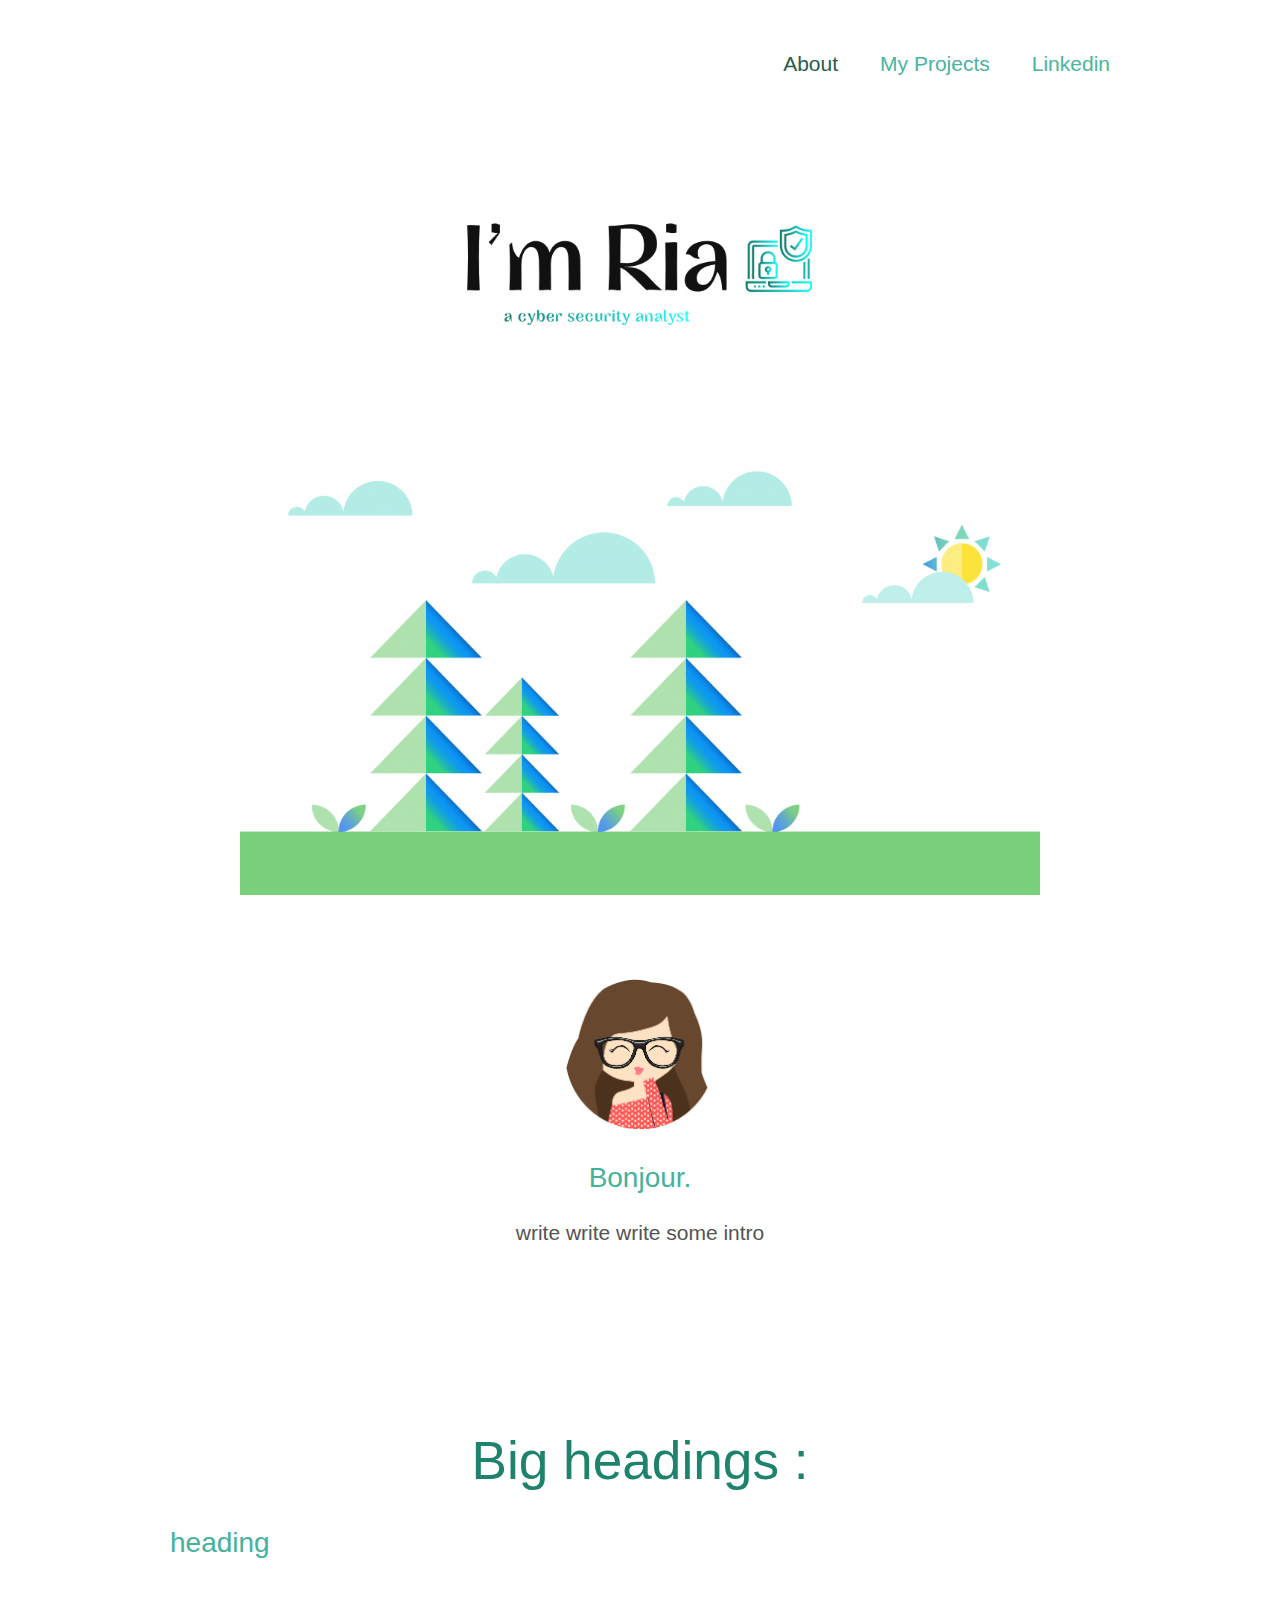
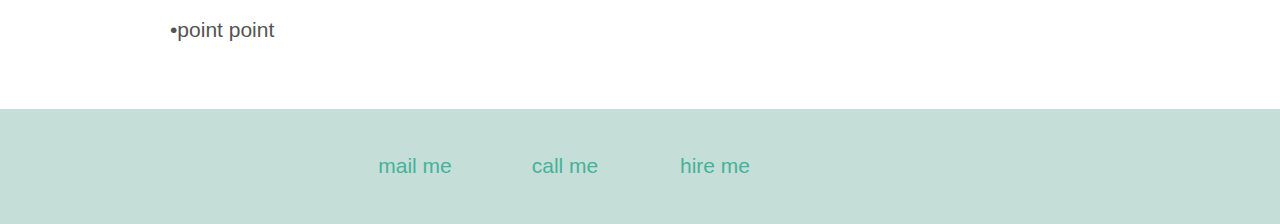
<file: index.html>
<!DOCTYPE html>
<html class="" lang="en">

<head>

  <title>
    Steganography using AES </title>


  <meta charset="utf-8" />
  <meta name="viewport" content="width=device-width, initial-scale=1.0">
  <meta http-equiv="X-UA-Compatible" content="IE=edge,chrome=1" />

  <meta name="robots" content="index, follow" />



  <meta name="msapplication-TileColor" content="#E0EBE8">
  <!--/ container -->

  <link rel = "icon" href =
  "image (1)inviicon.png"
          type = "image/x-icon">

  <link rel="stylesheet" href="bootstrap.css" />

  <script type="text/javascript" src="my.js"></script>
  <script type="text/javascript">
    try {
      Typekit.load();
    } catch (e) {}
  </script>

  <script src="my2.js"></script>
  <script src="my3.js"></script>




</head>


<body class="">





  <section id="top">

    <header id="home-top" class="nav-top nav-fixed nav-root">

      <div class="container">

        <div class="row">

          <div class="col-md-4 col-xs-4">



          </div>

          <div class="col-md-8 col-xs-8">

            <nav id="top-nav">

              <ul class="nav-list transistion">

                <li><a class="active" href="index.html">About</a></li>
                <li><a href="Work.html">My Projects</a></li>
                <li><a href="https://www.linkedin.com/in/sumukh-patel-325017224/">Linkedin</a></li>

              </ul>

            </nav>

          </div> <!-- 12 -->

        </div> <!-- / row -->

      </div>
      <!--/ container -->


    </header>
    <div class="masthead-wrap">

      <div id="title">



        <div class="container">

          <div class="transistion cloud left-cloud"></div>
          <div class="transistion cloud right-cloud"></div>

          <div class="row">

            <div class="col-md-12">


              <div id="head-slider" class="transistion">

                <div class="slide-contents">

                  <div class="slide">

                    <h2 class="im-ria">

                      <figure class="transistion">

                        <img src="imria.png">

                      </figure>

                    </h2>


                  </div>


                </div>


              </div>


            </div> <!-- /col 24 -->

          </div> <!-- /row -->

        </div>

      </div>

    </div>

    <div class="masthead-wrap">

      <div id="masthead">

        <div id="earth-holder">

          <img src="bgimg.webp">




        </div>

      </div>

    </div>

  </section>



  <section id="hello">


    <div class="container">

      <div class="row">

        <div class="col-md-12">


          <article>

            <figure>

              <img src="image (1)inviicon.png">

            </figure>


            <h3>Bonjour.</h3>


            <p>write write write some intro</p>

          </article>

        </div>

      </div>

    </div>


  </section>

  <section id="what-i-do">

    <div class="container">

      <div class="row">

        <div class="col-md-12">

          <article>

            
            <header>

              <h2>Big headings :</h2>
            <h3> </h3>
              <h3>heading </h3>

            </header>

            <p>•point point</p>


          </article>

        </div>

      </div>

    </div>


  </section>


  <div class="breaker">

    <div class="container">

      <div class="row">

        <div class="col-md-12">

          <div class="line"></div>

        </div>

      </div>

    </div>

  </div>




  <div class="breaker">

    <div class="container">

      <div class="row">

        <div class="col-md-12">

          <div class="line"></div>

        </div>

      </div>

    </div>

  </div>



  </section>



  <footer>

    <div class="container">

      <div class="row">

        <div class="col-md-12">

          <ul class="footer-list">
              <li>  <a href="@gmail.com||sumukhpatel3113" class="main-btn email-lnk">mail me</a> <i class="email"></i>

            <li><a href="call.html">   call me</a></li>
              <li>  <a href="@gmail.com||sumukhpatel3113" class="main-btn email-lnk">hire me</a> <i class="email"></i>

          </ul>

        </div>

      </div>

      <div class="row">

        <div class="col-md-12">





        </div>

      </div>

    </div>

  </footer>



  <script src="bt1.js"></script>
  <script>
    window.jQuery || document.write('<script src="assets/js/jquery-1.10.2.min.js"><\/script>')
  </script>
  <script src="bt2.js"></script>
  <script src="bt3.js"></script>
  <script src="bt4.js"></script>


  <script>
    (function(i, s, o, g, r, a, m) {
      i['GoogleAnalyticsObject'] = r;
      i[r] = i[r] || function() {
        (i[r].q = i[r].q || []).push(arguments)
      }, i[r].l = 1 * new Date();
      a = s.createElement(o),
        m = s.getElementsByTagName(o)[0];
      a.async = 1;
      a.src = g;
      m.parentNode.insertBefore(a, m)
    })(window, document, 'script', 'bt5.js', 'ga');

    ga('create', 'UA-45121803-1', '');
    ga('send', 'pageview');
  </script>
</body>

</html>
</file>
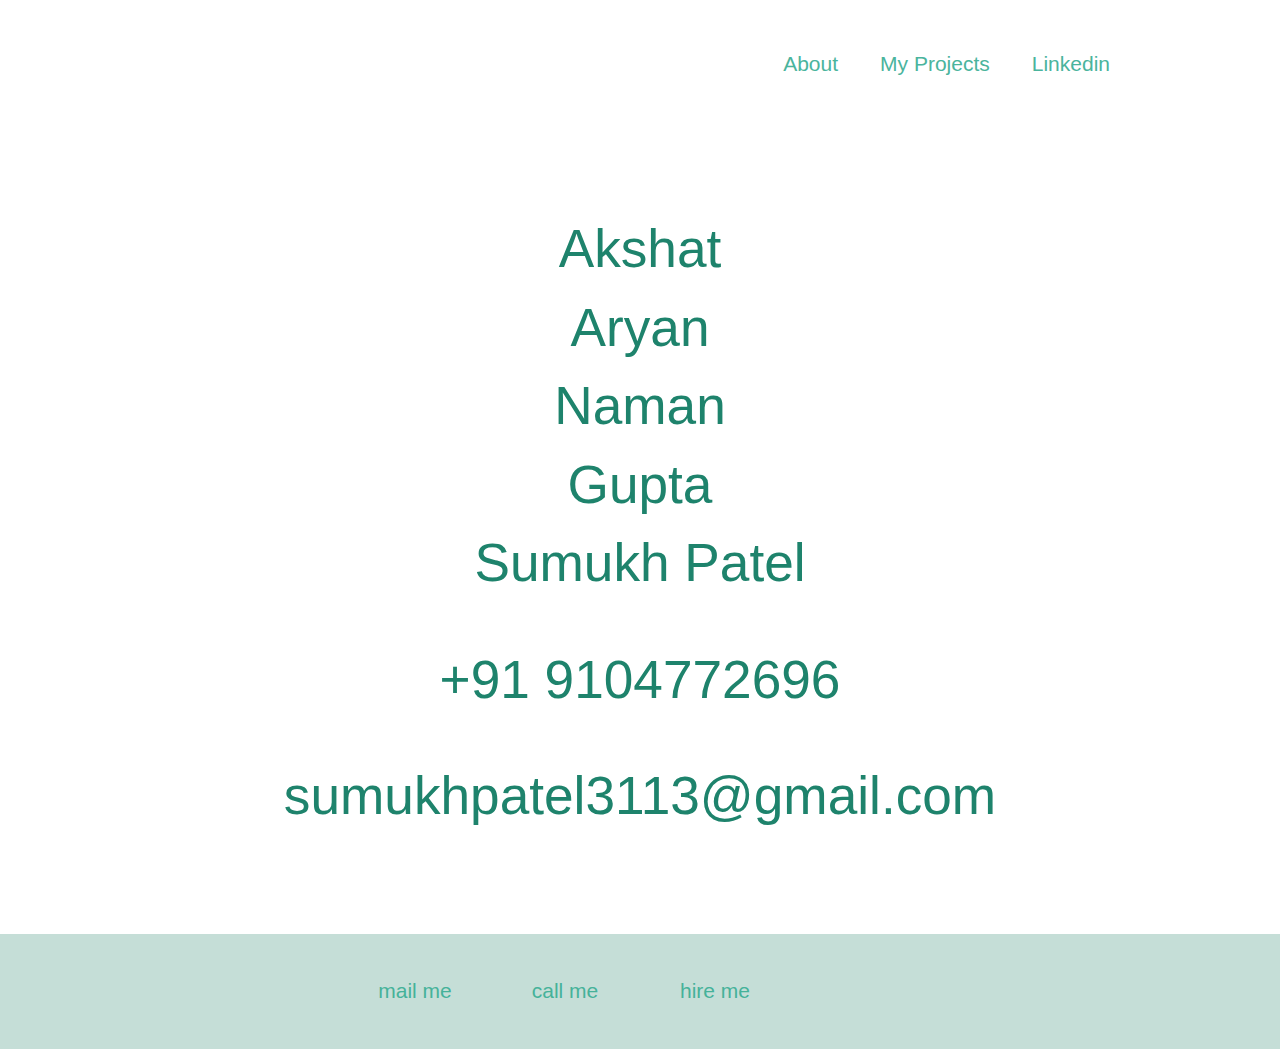
<file: call.html>
<!DOCTYPE html>
<html class="" lang="en">

<head>

  <title>
    creators' contact info  </title>


  <meta charset="utf-8" />
  <meta name="viewport" content="width=device-width, initial-scale=1.0">
  <meta http-equiv="X-UA-Compatible" content="IE=edge,chrome=1" />

  <meta name="robots" content="index, follow" />



  <meta name="msapplication-TileColor" content="#E0EBE8">
  <!--/ container -->
  <link rel = "icon" href =
  "image (1)inviicon.png"
          type = "image/x-icon">

  <link rel="stylesheet" href="bootstrap.css" />

  <script type="text/javascript" src="my.js"></script>
  <script type="text/javascript">
    try {
      Typekit.load();
    } catch (e) {}
  </script>

  <script src="my2.js"></script>
  <script src="my3.js"></script>




</head>


<body class="">

  <section id="top">

    <header id="home-top" class="nav-top nav-fixed headroom headroom--pinned nav-root headroom--top">

      <div class="container">

        <div class="row">

          <div class="col-md-4 col-xs-4">



          </div>

          <div class="col-md-8 col-xs-8">

            <nav id="top-nav">

              <ul class="nav-list transistion">

                <li><a href="index.html">About</a></li>
                <li><a href="Work.html">My Projects</a></li>
                <li><a href="https://www.linkedin.com/in/sumukh-patel-325017224/">Linkedin</a></li>

              </ul>

            </nav>

          </div> <!-- 12 -->

        </div> <!-- / row -->

      </div>
      <!--/ container -->


    </header>

      </section>



  <section id="what-i-do">

    <div class="container">

      <div class="row">

        <div class="col-md-12">

          <article>



            <header>
              <h2>Akshat</h2>
              <h2>Aryan</h2>
              <h2>Naman</h2>
              <h2>Gupta</h2>
              <h2>Sumukh Patel </h2>
            <h3> </h3>
              <h2>+91 9104772696</h2>
            <h3> </h3>
              <h2>sumukhpatel3113@gmail.com</h2>
              <h3> </h3>

            </header>


          </article>

        </div>

      </div>

    </div>


  </section>

  <footer>

    <div class="container">

      <div class="row">

        <div class="col-md-12">

          <ul class="footer-list">
              <li>  <a href="@gmail.com||sumukhpatel3113" class="main-btn email-lnk">mail me</a> <i class="email"></i>

            <li><a  class="active" href=" ">   call me</a></li>
              <li>  <a href="@gmail.com||sumukhpatel3113" class="main-btn email-lnk">hire me</a> <i class="email"></i>


          </ul>

        </div>

      </div>

      <div class="row">

        <div class="col-md-12">





        </div>

      </div>

    </div>

  </footer>



  <script src="bt1.js"></script>
  <script>
    window.jQuery || document.write('<script src="assets/js/jquery-1.10.2.min.js"><\/script>')
  </script>
  <script src="bt2.js"></script>
  <script src="bt3.js"></script>
  <script src="bt4.js"></script>


  <script>
    (function(i, s, o, g, r, a, m) {
      i['GoogleAnalyticsObject'] = r;
      i[r] = i[r] || function() {
        (i[r].q = i[r].q || []).push(arguments)
      }, i[r].l = 1 * new Date();
      a = s.createElement(o),
        m = s.getElementsByTagName(o)[0];
      a.async = 1;
      a.src = g;
      m.parentNode.insertBefore(a, m)
    })(window, document, 'script', 'bt5.js', 'ga');

    ga('create', 'UA-45121803-1', '');
    ga('send', 'pageview');
  </script>
</body>

</html>
</file>
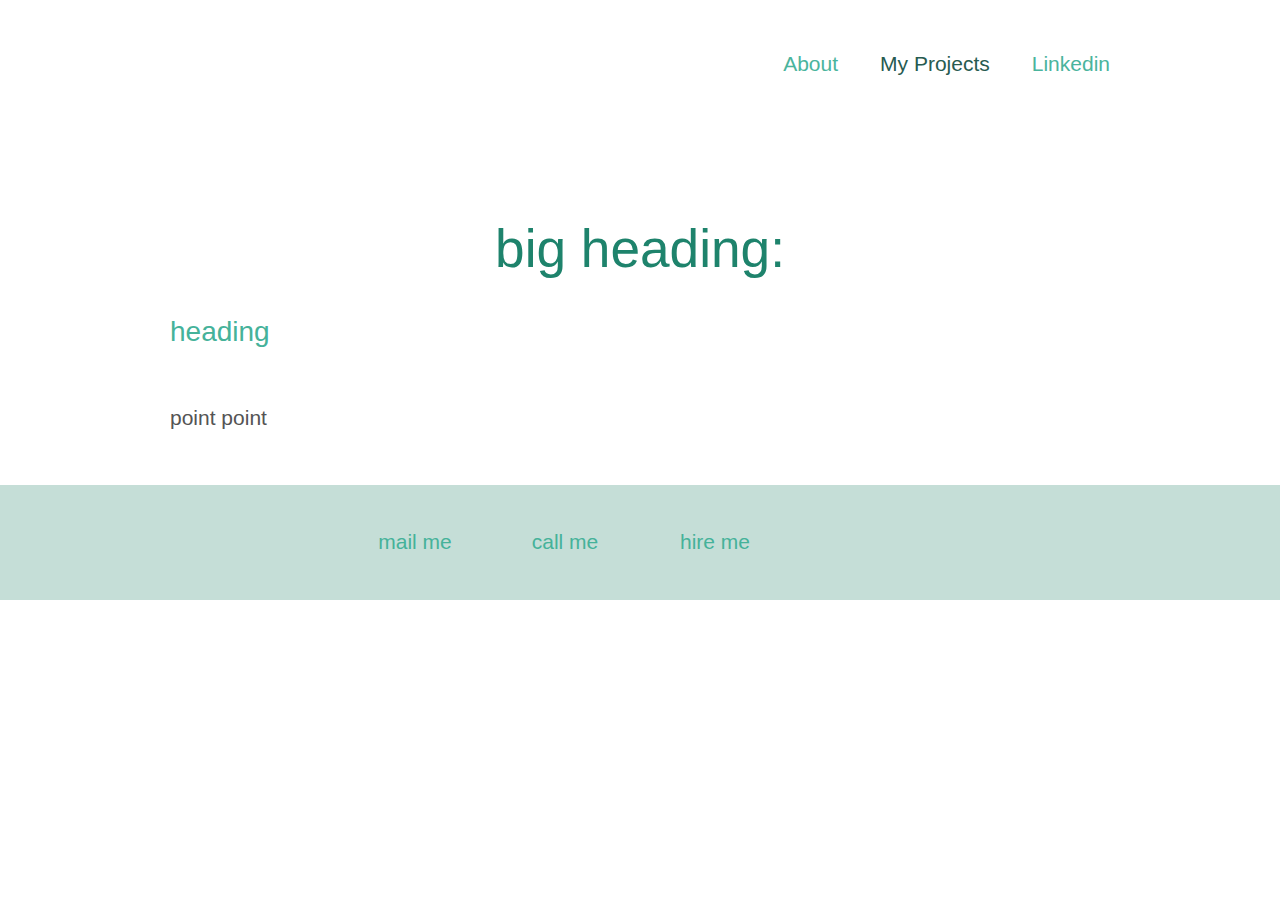
<file: Work.html>
<!DOCTYPE html>
<html class="" lang="en">

<head>

  <title>
    Ria Patel - a cyber security analyst - Projects </title>


  <meta charset="utf-8" />
  <meta name="viewport" content="width=device-width, initial-scale=1.0">
  <meta http-equiv="X-UA-Compatible" content="IE=edge,chrome=1" />

  <meta name="robots" content="index, follow" />



  <meta name="msapplication-TileColor" content="#E0EBE8">
  <!--/ container -->
  <link rel = "icon" href =
  "image (1)inviicon.png"
          type = "image/x-icon">

  <link rel="stylesheet" href="bootstrap.css" />

  <script type="text/javascript" src="my.js"></script>
  <script type="text/javascript">
    try {
      Typekit.load();
    } catch (e) {}
  </script>

  <script src="my2.js"></script>
  <script src="my3.js"></script>




</head>


<body class="">

  <section id="top">

    <header id="home-top" class="nav-top nav-fixed headroom headroom--pinned nav-root headroom--top">

      <div class="container">

        <div class="row">

          <div class="col-md-4 col-xs-4">



          </div>

          <div class="col-md-8 col-xs-8">

            <nav id="top-nav">

              <ul class="nav-list transistion">

                <li><a href="index.html">About</a></li>
                <li><a class="active" href="Work.html">My Projects</a></li>
                <li><a href="https://www.linkedin.com/in/sumukh-patel-325017224/">Linkedin</a></li>

              </ul>

            </nav>

          </div> <!-- 12 -->

        </div> <!-- / row -->

      </div>
      <!--/ container -->


    </header>

      </section>



  <section id="what-i-do">

    <div class="container">

      <div class="row">

        <div class="col-md-12">

          <article>



            <header>

              <h2>big heading:</h2>
            <h3> </h3>
              <h3>heading</h3>

            </header>

            <p>point point</p>


          </article>

        </div>

      </div>

    </div>


  </section>

  <footer>

    <div class="container">

      <div class="row">

        <div class="col-md-12">

          <ul class="footer-list">
              <li>  <a href="@gmail.com||sumukhpatel3113" class="main-btn email-lnk">mail me</a> <i class="email"></i>

            <li><a href="call.html">   call me</a></li>
              <li>  <a href="@gmail.com||sumukhpatel3113" class="main-btn email-lnk">hire me</a> <i class="email"></i>

          </ul>

        </div>

      </div>

      <div class="row">

        <div class="col-md-12">





        </div>

      </div>

    </div>

  </footer>



  <script src="bt1.js"></script>
  <script>
    window.jQuery || document.write('<script src="assets/js/jquery-1.10.2.min.js"><\/script>')
  </script>
  <script src="bt2.js"></script>
  <script src="bt3.js"></script>
  <script src="bt4.js"></script>


  <script>
    (function(i, s, o, g, r, a, m) {
      i['GoogleAnalyticsObject'] = r;
      i[r] = i[r] || function() {
        (i[r].q = i[r].q || []).push(arguments)
      }, i[r].l = 1 * new Date();
      a = s.createElement(o),
        m = s.getElementsByTagName(o)[0];
      a.async = 1;
      a.src = g;
      m.parentNode.insertBefore(a, m)
    })(window, document, 'script', 'bt5.js', 'ga');

    ga('create', 'UA-45121803-1', '');
    ga('send', 'pageview');
  </script>
</body>

</html>
</file>
